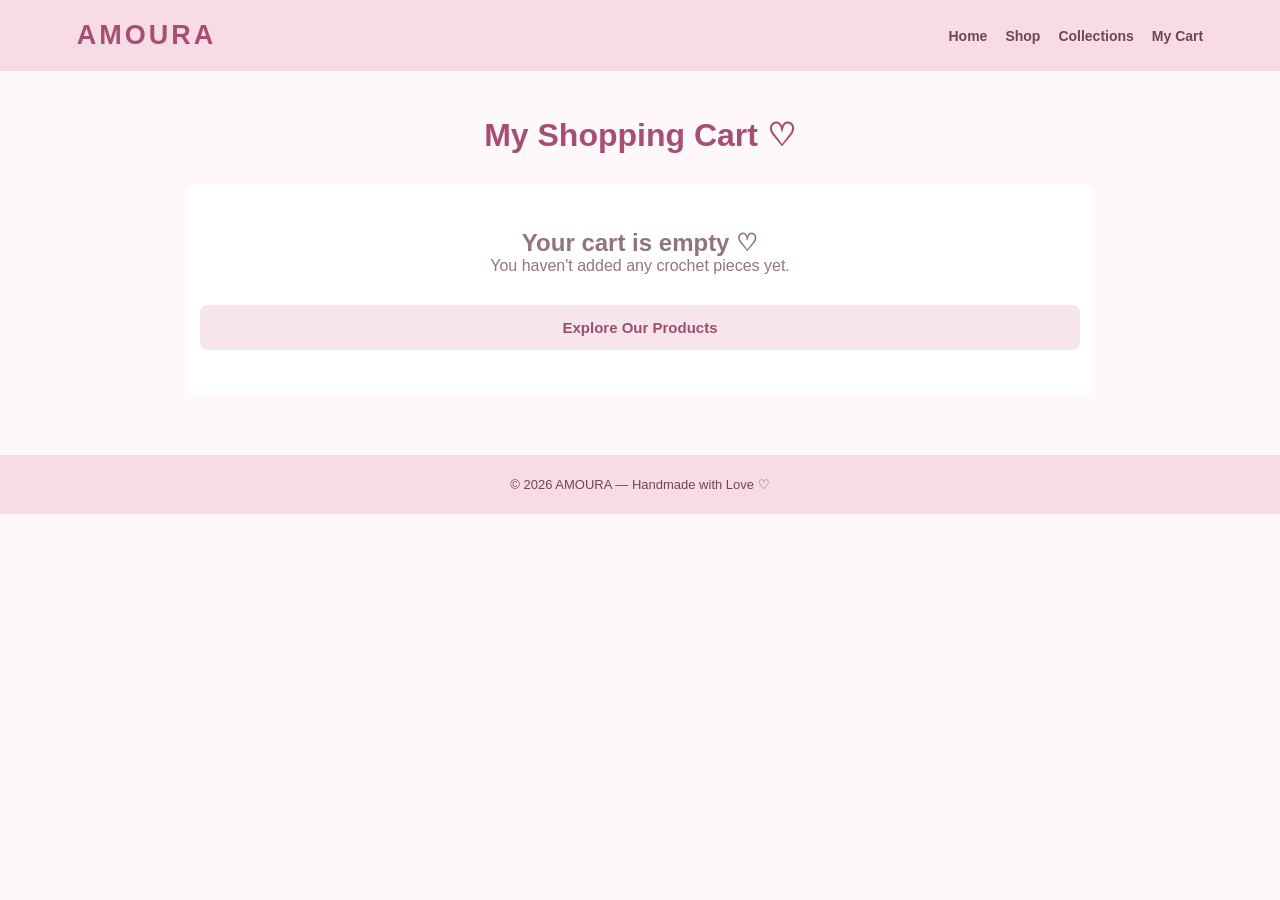
<file: cart.html>
<!DOCTYPE html>
<html lang="en">
<head>
	<meta charset="UTF-8">
	<meta name="viewport" content="width=device-width, initial-scale=1.0">
	<title>AMOURA | My Cart</title>

	<style>
		* {
			box-sizing: border-box;
			margin: 0;
			padding: 0;
		}

		body {
			font-family: Arial, sans-serif;
			background: #fff8fa;
			color: #49383e;
		}

		header {
			background: #f8dce5;
			padding: 20px 6%;
			display: flex;
			justify-content: space-between;
			align-items: center;
			flex-wrap: wrap;
			gap: 15px;
		}

		.logo {
			color: #a64f70;
			font-size: 27px;
			font-weight: bold;
			letter-spacing: 3px;
		}

		nav {
			display: flex;
			gap: 18px;
			flex-wrap: wrap;
		}

		nav a {
			text-decoration: none;
			color: #704653;
			font-size: 14px;
			font-weight: bold;
		}

		.container {
			max-width: 950px;
			margin: 45px auto;
			padding: 0 20px;
		}

		h1 {
			color: #a64f70;
			text-align: center;
			margin-bottom: 30px;
		}

		.cart-item {
			display: flex;
			align-items: center;
			gap: 18px;
			background: white;
			padding: 15px;
			border-radius: 12px;
			margin-bottom: 15px;
			box-shadow: 0 3px 12px rgba(120, 65, 85, 0.08);
		}

		.cart-item img {
			width: 105px;
			height: 105px;
			object-fit: contain;
			background: #f8e8ed;
			border-radius: 8px;
		}

		.details {
			flex: 1;
		}

		.details h3 {
			color: #a64f70;
			margin-bottom: 8px;
		}

		.details p {
			margin-bottom: 8px;
			font-size: 14px;
		}

		.quantity {
			display: flex;
			align-items: center;
			gap: 10px;
			margin-top: 10px;
		}

		.quantity button {
			width: 30px;
			height: 30px;
			border: none;
			background: #f3d3df;
			color: #80475c;
			border-radius: 6px;
			cursor: pointer;
			font-size: 18px;
		}

		.remove-btn {
			border: none;
			background: none;
			color: #c35b78;
			cursor: pointer;
			font-weight: bold;
		}

		.summary {
			background: white;
			padding: 25px;
			border-radius: 12px;
			margin-top: 25px;
			box-shadow: 0 3px 12px rgba(120, 65, 85, 0.08);
		}

		.total {
			display: flex;
			justify-content: space-between;
			font-size: 21px;
			font-weight: bold;
			color: #a64f70;
			margin-bottom: 20px;
		}

		.checkout-btn, .continue-btn {
			display: block;
			width: 100%;
			padding: 14px;
			text-align: center;
			text-decoration: none;
			border: none;
			border-radius: 8px;
			cursor: pointer;
			font-weight: bold;
			margin-top: 12px;
			font-size: 15px;
		}

		.checkout-btn {
			background: #d98ba8;
			color: white;
		}

		.continue-btn {
			background: #f6e5eb;
			color: #9e4e6c;
		}

		.empty {
			text-align: center;
			padding: 45px 15px;
			background: white;
			border-radius: 12px;
			color: #92747e;
		}

		footer {
			background: #f8dce5;
			text-align: center;
			padding: 22px;
			color: #704653;
			font-size: 13px;
			margin-top: 60px;
		}

		@media (max-width: 600px) {
			header {
				justify-content: center;
			}

			nav {
				justify-content: center;
			}

			.cart-item {
				align-items: flex-start;
				gap: 12px;
			}

			.cart-item img {
				width: 85px;
				height: 85px;
			}

			.remove-btn {
				font-size: 12px;
			}
		}
	</style>
</head>

<body>

<header>
	<div class="logo">AMOURA</div>

	<nav>
		<a href="index.html">Home</a>
		<a href="products.html">Shop</a>
		<a href="collections.html">Collections</a>
		<a href="cart.html">My Cart</a>
	</nav>
</header>

<main class="container">
	<h1>My Shopping Cart ♡</h1>

	<div id="cartItems"></div>

	<div id="cartSummary" class="summary" hidden>
		<div class="total">
			<span>Total:</span>
			<span id="cartTotal">₱0.00</span>
		</div>

		<a href="billing.html" class="checkout-btn">
			Proceed to Checkout ♡
		</a>

		<a href="products.html" class="continue-btn">
			Continue Shopping
		</a>
	</div>
</main>

<footer>
	© 2026 AMOURA — Handmade with Love ♡
</footer>

<script>
	const cartItems = document.getElementById("cartItems");
	const cartSummary = document.getElementById("cartSummary");
	const cartTotal = document.getElementById("cartTotal");

	function getCart() {
		try {
			return JSON.parse(localStorage.getItem("amouraCart") || "[]");
		} catch {
			return [];
		}
	}

	function saveCart(cart) {
		localStorage.setItem("amouraCart", JSON.stringify(cart));
		displayCart();
	}

	function displayCart() {
		const cart = getCart();

		if (cart.length === 0) {
			cartItems.innerHTML = `
				<div class="empty">
					<h2>Your cart is empty ♡</h2>
					<p>You haven't added any crochet pieces yet.</p>
					<br>
					<a href="products.html" class="continue-btn">
						Explore Our Products
					</a>
				</div>
			`;

			cartSummary.hidden = true;
			return;
		}

		cartSummary.hidden = false;

		cartItems.innerHTML = cart.map((item, index) => `
			<div class="cart-item">
				<img
					src="${escapeHTML(item.image_url || "")}" 
					alt="${escapeHTML(item.name)}"
				>

				<div class="details">
					<h3>${escapeHTML(item.name)}</h3>
					<p>₱${Number(item.price).toFixed(2)}</p>

					<div class="quantity">
						<button onclick="changeQuantity(${index}, -1)">−</button>
						<span>${item.quantity}</span>
						<button onclick="changeQuantity(${index}, 1)">+</button>
					</div>

					<p><strong>Subtotal: ₱${(Number(item.price) * item.quantity).toFixed(2)}</strong></p>
				</div>

				<button class="remove-btn" onclick="removeItem(${index})">
					Remove
				</button>
			</div>
		`).join("");

		const total = cart.reduce(
			(sum, item) => sum + Number(item.price) * item.quantity,
			0
		);

		cartTotal.textContent = "₱" + total.toFixed(2);
	}

	function changeQuantity(index, amount) {
		const cart = getCart();

		if (!cart[index]) return;

		cart[index].quantity += amount;

		if (cart[index].quantity <= 0) {
			cart.splice(index, 1);
		}

		saveCart(cart);
	}

	function removeItem(index) {
		const cart = getCart();
		cart.splice(index, 1);
		saveCart(cart);
	}

	function escapeHTML(value) {
		return String(value ?? "").replace(/[&<>"']/g, character => ({
			"&": "&amp;",
			"<": "&lt;",
			">": "&gt;",
			'"': "&quot;",
			"'": "&#39;"
		})[character]);
	}

	displayCart();
</script>

</body>
</html>
</file>
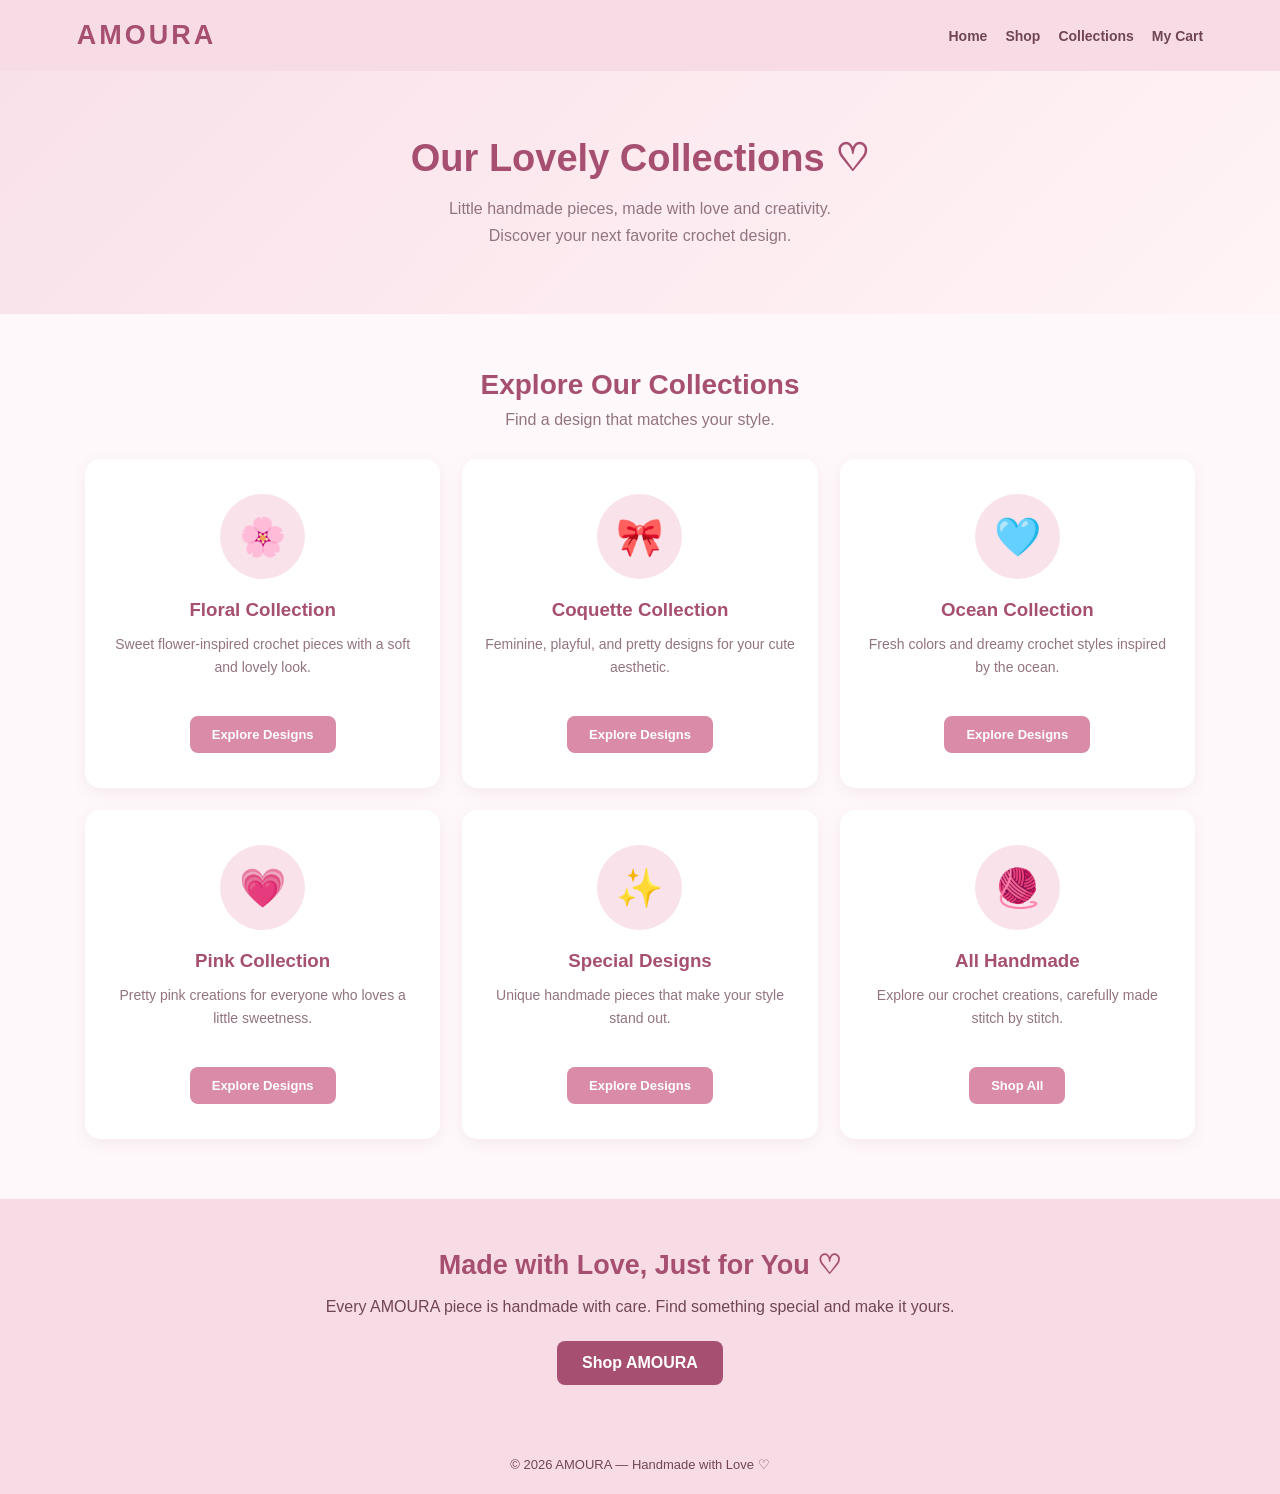
<file: collections.html>
<!DOCTYPE html>
<html lang="en">
<head>
  <meta charset="UTF-8">
  <meta name="viewport" content="width=device-width, initial-scale=1.0">
  <title>AMOURA | Collections</title>

  <style>
    * {
      box-sizing: border-box;
      margin: 0;
      padding: 0;
    }

    body {
      font-family: Arial, sans-serif;
      background: #fff8fa;
      color: #49383e;
    }

    header {
      background: #f8dce5;
      padding: 20px 6%;
      display: flex;
      justify-content: space-between;
      align-items: center;
      flex-wrap: wrap;
      gap: 15px;
    }

    .logo {
      color: #a64f70;
      font-size: 27px;
      font-weight: bold;
      letter-spacing: 3px;
    }

    nav {
      display: flex;
      gap: 18px;
      flex-wrap: wrap;
    }

    nav a {
      text-decoration: none;
      color: #704653;
      font-size: 14px;
      font-weight: bold;
    }

    nav a:hover {
      color: #c05d83;
    }

    .hero {
      text-align: center;
      padding: 65px 20px;
      background: linear-gradient(135deg, #f9e1e9, #fff4f6);
    }

    .hero h1 {
      color: #a64f70;
      font-size: 38px;
      margin-bottom: 15px;
    }

    .hero p {
      color: #92747e;
      line-height: 1.7;
    }

    .section {
      max-width: 1150px;
      margin: 55px auto;
      padding: 0 20px;
    }

    .section-heading {
      text-align: center;
      margin-bottom: 30px;
    }

    .section-heading h2 {
      color: #a64f70;
      font-size: 28px;
      margin-bottom: 10px;
    }

    .section-heading p {
      color: #92747e;
    }

    .collection-grid {
      display: grid;
      grid-template-columns: repeat(3, 1fr);
      gap: 22px;
    }

    .collection-card {
      background: white;
      border-radius: 15px;
      padding: 35px 22px;
      text-align: center;
      box-shadow: 0 4px 15px rgba(120, 65, 85, 0.08);
    }

    .collection-icon {
      width: 85px;
      height: 85px;
      border-radius: 50%;
      background: #f9e2ea;
      display: grid;
      place-items: center;
      margin: 0 auto 20px;
      font-size: 38px;
    }

    .collection-card h3 {
      color: #a64f70;
      margin-bottom: 12px;
    }

    .collection-card p {
      color: #92747e;
      font-size: 14px;
      line-height: 1.6;
      min-height: 65px;
    }

    .collection-card a {
      display: inline-block;
      margin-top: 18px;
      padding: 11px 22px;
      background: #d98ba8;
      color: white;
      border-radius: 8px;
      text-decoration: none;
      font-size: 13px;
      font-weight: bold;
    }

    .collection-card a:hover {
      background: #bd6688;
    }

    .inspiration {
      background: #f8dce5;
      padding: 50px 20px;
      text-align: center;
      margin-top: 60px;
    }

    .inspiration h2 {
      color: #a64f70;
      font-size: 27px;
      margin-bottom: 12px;
    }

    .inspiration p {
      color: #704653;
      line-height: 1.7;
      margin-bottom: 20px;
    }

    .shop-btn {
      display: inline-block;
      background: #a64f70;
      color: white;
      padding: 13px 25px;
      border-radius: 8px;
      text-decoration: none;
      font-weight: bold;
    }

    footer {
      background: #f8dce5;
      text-align: center;
      padding: 22px;
      color: #704653;
      font-size: 13px;
    }

    @media (max-width: 750px) {
      .collection-grid {
        grid-template-columns: repeat(2, 1fr);
      }
    }

    @media (max-width: 500px) {
      header {
        justify-content: center;
      }

      nav {
        justify-content: center;
      }

      .hero h1 {
        font-size: 29px;
      }

      .collection-grid {
        grid-template-columns: 1fr;
      }
    }
  </style>
</head>

<body>

<header>
  <div class="logo">AMOURA</div>

  <nav>
    <a href="index.html">Home</a>
    <a href="products.html">Shop</a>
    <a href="collections.html">Collections</a>
    <a href="cart.html">My Cart</a>
  </nav>
</header>

<section class="hero">
  <h1>Our Lovely Collections ♡</h1>
  <p>
    Little handmade pieces, made with love and creativity.
    <br>
    Discover your next favorite crochet design.
  </p>
</section>

<section class="section">
  <div class="section-heading">
    <h2>Explore Our Collections</h2>
    <p>Find a design that matches your style.</p>
  </div>

  <div class="collection-grid">

    <article class="collection-card">
      <div class="collection-icon">🌸</div>
      <h3>Floral Collection</h3>
      <p>Sweet flower-inspired crochet pieces with a soft and lovely look.</p>
      <a href="products.html">Explore Designs</a>
    </article>

    <article class="collection-card">
      <div class="collection-icon">🎀</div>
      <h3>Coquette Collection</h3>
      <p>Feminine, playful, and pretty designs for your cute aesthetic.</p>
      <a href="products.html">Explore Designs</a>
    </article>

    <article class="collection-card">
      <div class="collection-icon">🩵</div>
      <h3>Ocean Collection</h3>
      <p>Fresh colors and dreamy crochet styles inspired by the ocean.</p>
      <a href="products.html">Explore Designs</a>
    </article>

    <article class="collection-card">
      <div class="collection-icon">💗</div>
      <h3>Pink Collection</h3>
      <p>Pretty pink creations for everyone who loves a little sweetness.</p>
      <a href="products.html">Explore Designs</a>
    </article>

    <article class="collection-card">
      <div class="collection-icon">✨</div>
      <h3>Special Designs</h3>
      <p>Unique handmade pieces that make your style stand out.</p>
      <a href="products.html">Explore Designs</a>
    </article>

    <article class="collection-card">
      <div class="collection-icon">🧶</div>
      <h3>All Handmade</h3>
      <p>Explore our crochet creations, carefully made stitch by stitch.</p>
      <a href="products.html">Shop All</a>
    </article>

  </div>
</section>

<section class="inspiration">
  <h2>Made with Love, Just for You ♡</h2>
  <p>
    Every AMOURA piece is handmade with care.
    Find something special and make it yours.
  </p>
  <a href="products.html" class="shop-btn">Shop AMOURA</a>
</section>

<footer>
  © 2026 AMOURA — Handmade with Love ♡
</footer>

</body>
</html>
</file>
